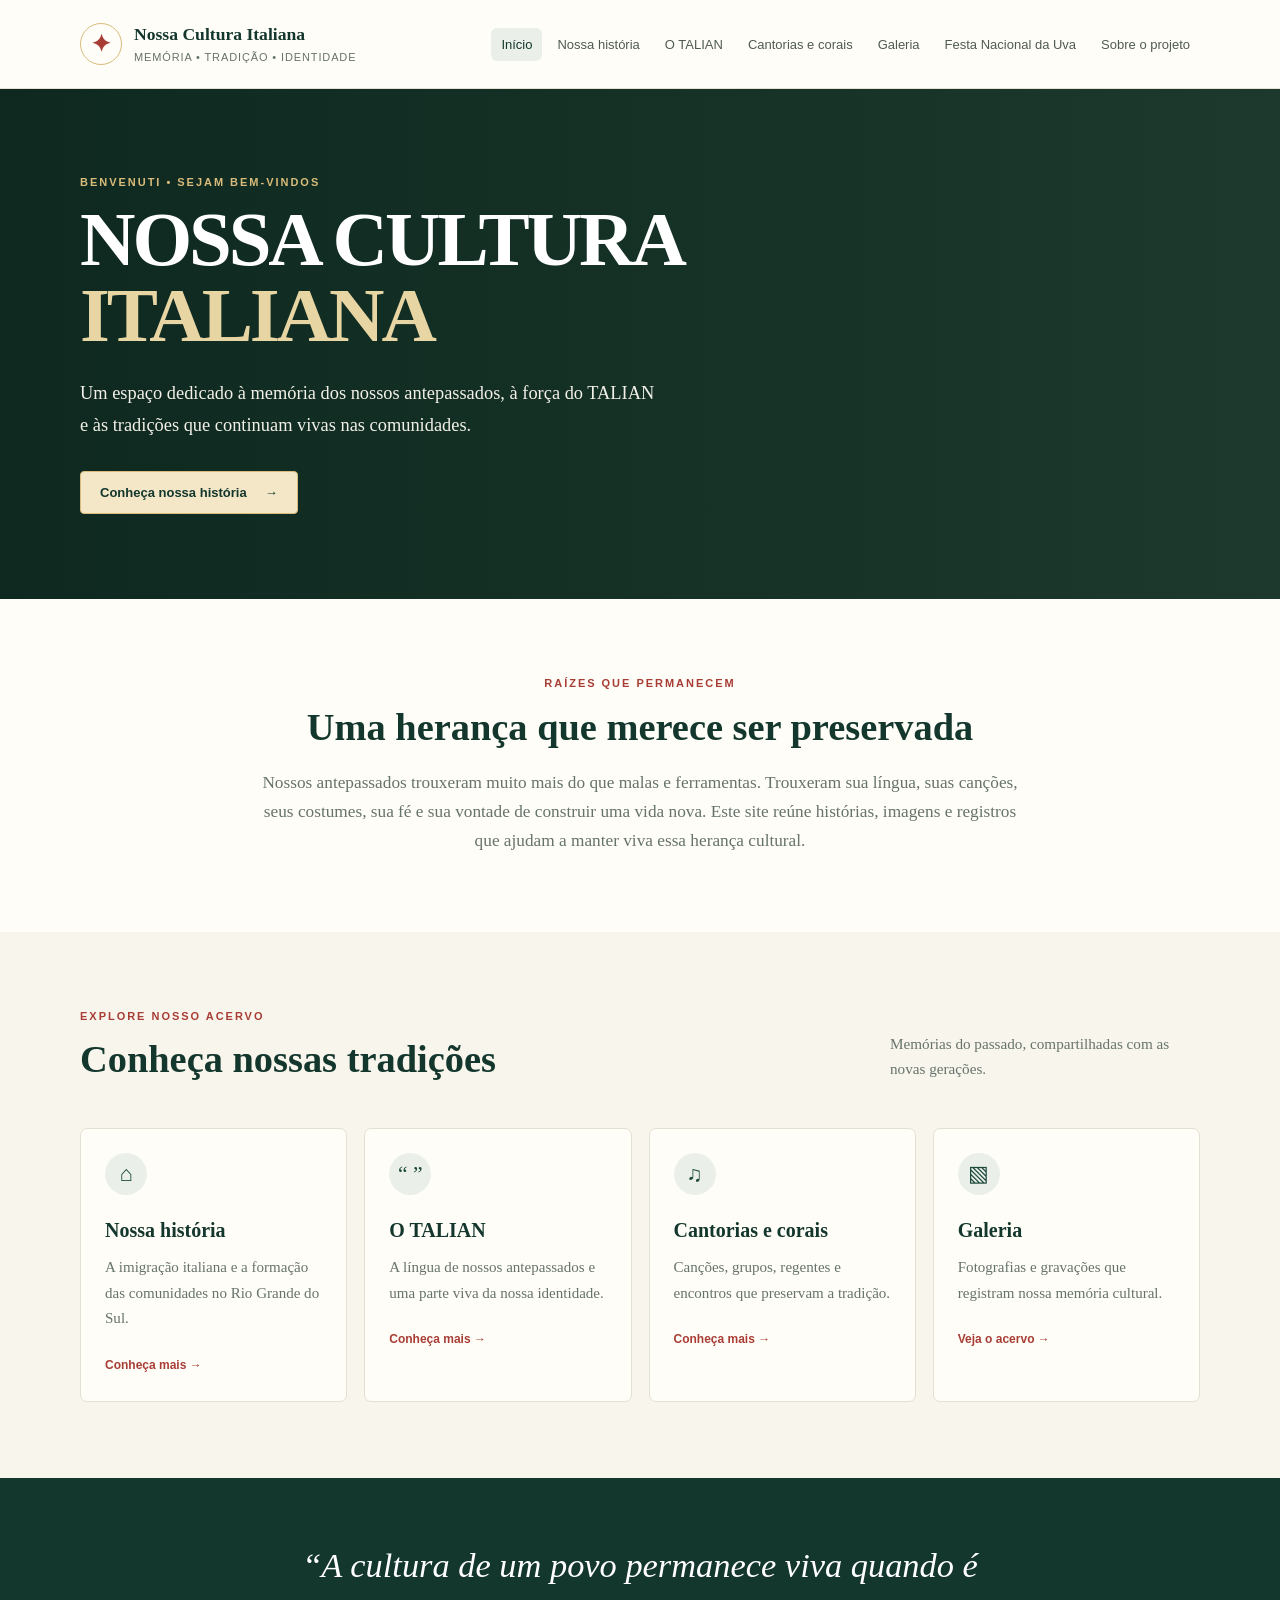
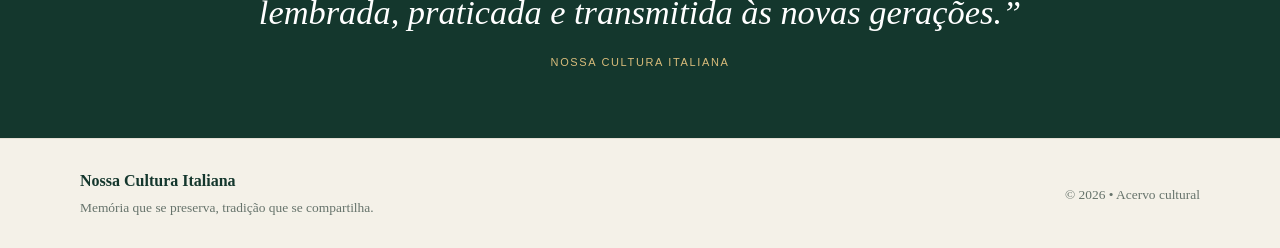
<file: index.html>
<!doctype html>
<html lang="pt-BR">
<head>
  <meta charset="utf-8">
  <meta name="viewport" content="width=device-width, initial-scale=1">
  <meta name="description" content="Nossa Cultura Italiana: memória, tradição, TALIAN, cantorias e corais.">
  <title>Nossa Cultura Italiana | Início</title>
  <link rel="stylesheet" href="style.css">
</head>
<body>
  <a class="pular" href="#conteudo">Pular para o conteúdo</a>
  <header class="topo">
    <div class="container cabecalho">
      <a class="marca" href="index.html" aria-label="Nossa Cultura Italiana - página inicial">
        <span class="marca-simbolo">✦</span>
        <span>Nossa Cultura Italiana<small>Memória • Tradição • Identidade</small></span>
      </a>
      <button class="menu-botao" aria-expanded="false" aria-controls="menu" aria-label="Abrir menu">☰</button>
      <nav id="menu" class="menu" aria-label="Navegação principal">
        <a class="ativo" href="index.html">Início</a>
        <a href="historia.html">Nossa história</a>
        <a href="talian.html">O TALIAN</a>
        <a href="cantorias.html">Cantorias e corais</a>
        <a href="galeria.html">Galeria</a>
        <a href="festa-nacional-da-uva.html">Festa Nacional da Uva</a><a href="sobre.html">Sobre o projeto</a>
      </nav>
    </div>
  </header>

  <main id="conteudo">
    <section class="hero">
      <div class="hero-fundo" role="img" aria-label="Paisagem das colônias italianas da Serra Gaúcha"></div>
      <div class="container hero-conteudo">
        <p class="sobretitulo">Benvenuti • Sejam bem-vindos</p>
        <h1>NOSSA CULTURA<br><span>ITALIANA</span></h1>
        <p class="hero-texto">Um espaço dedicado à memória dos nossos antepassados, à força do TALIAN e às tradições que continuam vivas nas comunidades.</p>
        <a class="botao" href="historia.html">Conheça nossa história <span aria-hidden="true">→</span></a>
      </div>
    </section>

    <section class="secao container introducao">
      <p class="sobretitulo verde">Raízes que permanecem</p>
      <h2>Uma herança que merece ser preservada</h2>
      <p class="largura-leitura">Nossos antepassados trouxeram muito mais do que malas e ferramentas. Trouxeram sua língua, suas canções, seus costumes, sua fé e sua vontade de construir uma vida nova. Este site reúne histórias, imagens e registros que ajudam a manter viva essa herança cultural.</p>
    </section>

    <section class="secao secao-clara">
      <div class="container">
        <div class="cabecalho-secao">
          <div><p class="sobretitulo verde">Explore nosso acervo</p><h2>Conheça nossas tradições</h2></div>
          <p>Memórias do passado, compartilhadas com as novas gerações.</p>
        </div>
        <div class="cartoes">
          <a class="cartao" href="historia.html"><span class="icone">⌂</span><h3>Nossa história</h3><p>A imigração italiana e a formação das comunidades no Rio Grande do Sul.</p><span class="leia">Conheça mais →</span></a>
          <a class="cartao" href="talian.html"><span class="icone">“ ”</span><h3>O TALIAN</h3><p>A língua de nossos antepassados e uma parte viva da nossa identidade.</p><span class="leia">Conheça mais →</span></a>
          <a class="cartao" href="cantorias.html"><span class="icone">♫</span><h3>Cantorias e corais</h3><p>Canções, grupos, regentes e encontros que preservam a tradição.</p><span class="leia">Conheça mais →</span></a>
          <a class="cartao" href="galeria.html"><span class="icone">▧</span><h3>Galeria</h3><p>Fotografias e gravações que registram nossa memória cultural.</p><span class="leia">Veja o acervo →</span></a>
        </div>
      </div>
    </section>

    <section class="frase">
      <div class="container">
        <p>“A cultura de um povo permanece viva quando é lembrada, praticada e transmitida às novas gerações.”</p>
        <span>Nossa Cultura Italiana</span>
      </div>
    </section>
  </main>

  <footer class="rodape"><div class="container rodape-linha"><div><strong>Nossa Cultura Italiana</strong><p>Memória que se preserva, tradição que se compartilha.</p></div><p>© <span id="ano"></span> • Acervo cultural</p></div></footer>
  <script src="script.js"></script>
</body>
</html>
</file>
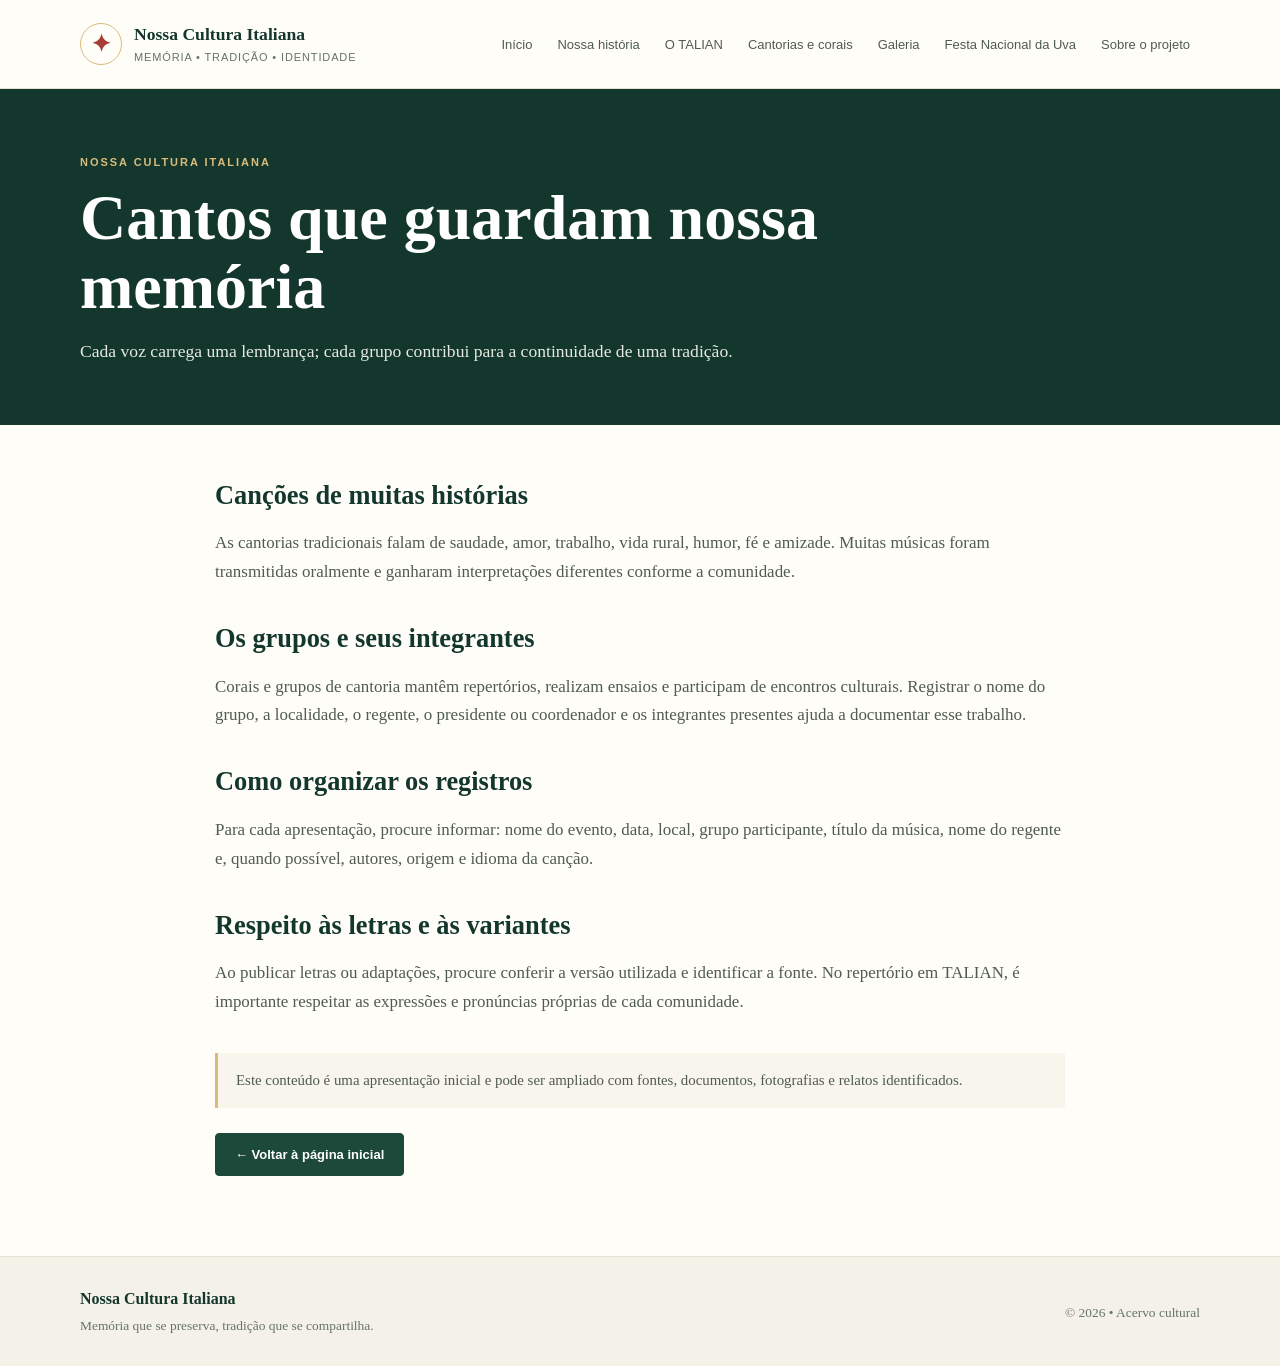
<file: cantorias.html>
<!doctype html>
<html lang="pt-BR">
<head>
  <meta charset="utf-8">
  <meta name="viewport" content="width=device-width, initial-scale=1">
  <meta name="description" content="Nossa Cultura Italiana: memória, tradição, TALIAN, cantorias e corais.">
  <title>Cantorias e corais | Nossa Cultura Italiana</title>
  <link rel="stylesheet" href="style.css">
</head>
<body>
  <a class="pular" href="#conteudo">Pular para o conteúdo</a>
  <header class="topo">
    <div class="container cabecalho">
      <a class="marca" href="index.html"><span class="marca-simbolo">✦</span><span>Nossa Cultura Italiana<small>Memória • Tradição • Identidade</small></span></a>
      <button class="menu-botao" aria-expanded="false" aria-controls="menu" aria-label="Abrir menu">☰</button>
      <nav id="menu" class="menu" aria-label="Navegação principal">
        <a href="index.html">Início</a><a href="historia.html">Nossa história</a><a href="talian.html">O TALIAN</a><a href="cantorias.html">Cantorias e corais</a><a href="galeria.html">Galeria</a><a href="festa-nacional-da-uva.html">Festa Nacional da Uva</a><a href="sobre.html">Sobre o projeto</a>
      </nav>
    </div>
  </header>

  <main id="conteudo">
    <section class="titulo-pagina"><div class="container"><p class="sobretitulo">Nossa Cultura Italiana</p><h1>Cantos que guardam nossa memória</h1><p>Cada voz carrega uma lembrança; cada grupo contribui para a continuidade de uma tradição.</p></div></section>
    <article class="container artigo">
      <section><h2>Canções de muitas histórias</h2><p>As cantorias tradicionais falam de saudade, amor, trabalho, vida rural, humor, fé e amizade. Muitas músicas foram transmitidas oralmente e ganharam interpretações diferentes conforme a comunidade.</p></section>
      <section><h2>Os grupos e seus integrantes</h2><p>Corais e grupos de cantoria mantêm repertórios, realizam ensaios e participam de encontros culturais. Registrar o nome do grupo, a localidade, o regente, o presidente ou coordenador e os integrantes presentes ajuda a documentar esse trabalho.</p></section>
      <section><h2>Como organizar os registros</h2><p>Para cada apresentação, procure informar: nome do evento, data, local, grupo participante, título da música, nome do regente e, quando possível, autores, origem e idioma da canção.</p></section>
      <section><h2>Respeito às letras e às variantes</h2><p>Ao publicar letras ou adaptações, procure conferir a versão utilizada e identificar a fonte. No repertório em TALIAN, é importante respeitar as expressões e pronúncias próprias de cada comunidade.</p></section>
      <p class="nota-editorial">Este conteúdo é uma apresentação inicial e pode ser ampliado com fontes, documentos, fotografias e relatos identificados.</p>
      <a class="botao botao-escuro" href="index.html">← Voltar à página inicial</a>
    </article>
  </main>
  <footer class="rodape"><div class="container rodape-linha"><div><strong>Nossa Cultura Italiana</strong><p>Memória que se preserva, tradição que se compartilha.</p></div><p>© <span id="ano"></span> • Acervo cultural</p></div></footer>
  <script src="script.js"></script>
</body>
</html>
</file>
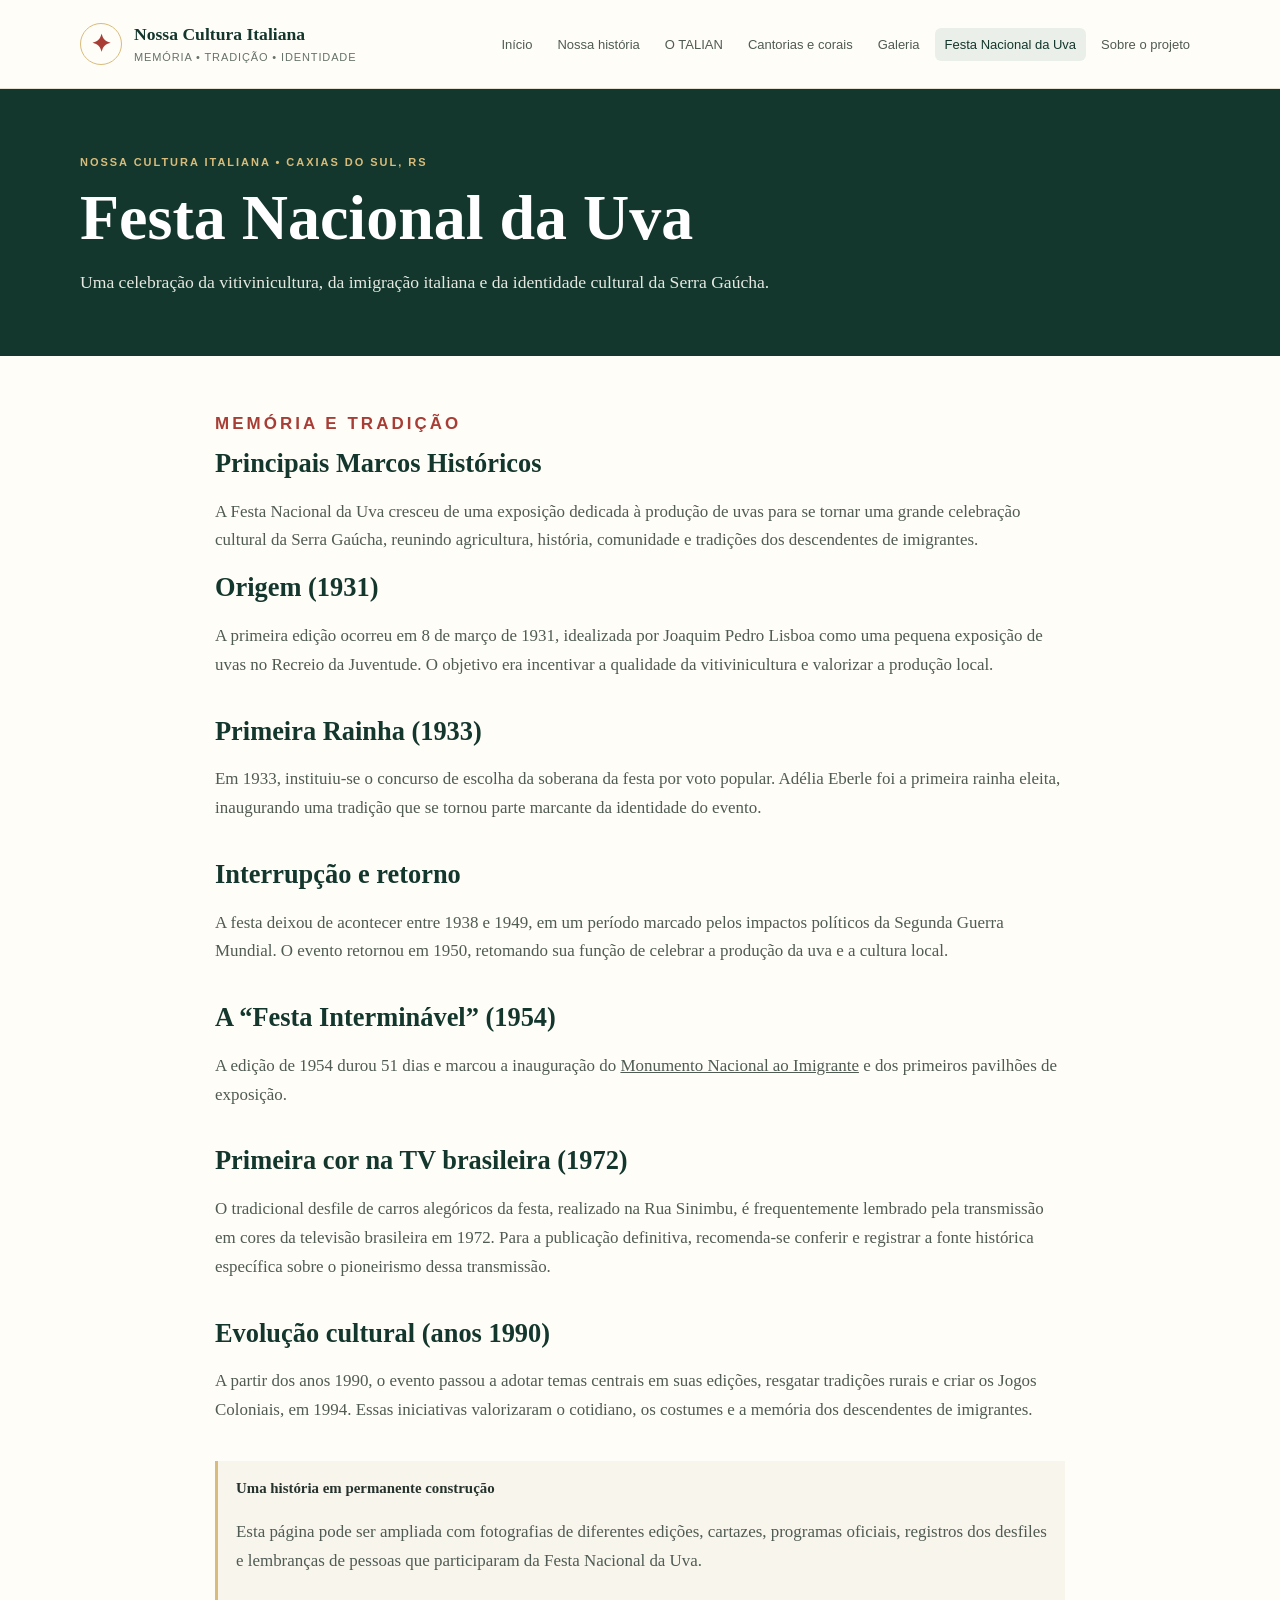
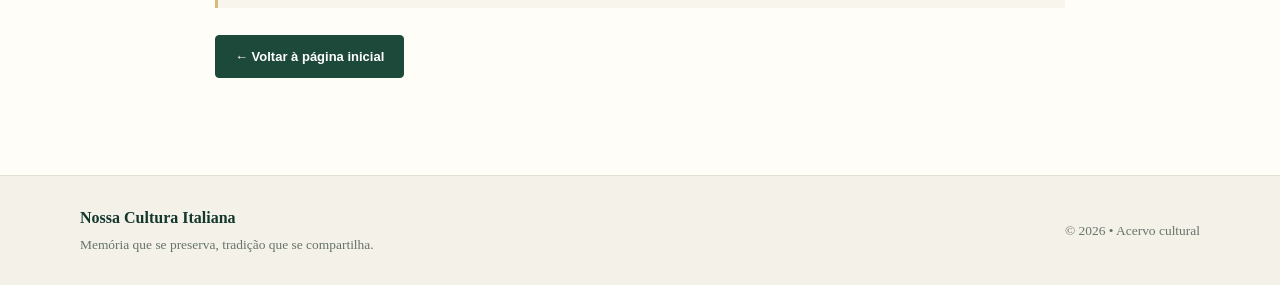
<file: festa-nacional-da-uva.html>
<!doctype html>
<html lang="pt-BR">
<head>
  <meta charset="utf-8">
  <meta name="viewport" content="width=device-width, initial-scale=1">
  <meta name="description" content="Breve histórico da Festa Nacional da Uva, em Caxias do Sul, Rio Grande do Sul.">
  <title>Festa Nacional da Uva | Nossa Cultura Italiana</title>
  <link rel="stylesheet" href="style.css">
</head>
<body>
  <a class="pular" href="#conteudo">Pular para o conteúdo</a>
  <header class="topo">
    <div class="container cabecalho">
      <a class="marca" href="index.html" aria-label="Nossa Cultura Italiana - página inicial">
        <span class="marca-simbolo">✦</span>
        <span>Nossa Cultura Italiana<small>Memória • Tradição • Identidade</small></span>
      </a>
      <button class="menu-botao" aria-expanded="false" aria-controls="menu" aria-label="Abrir menu">☰</button>
      <nav id="menu" class="menu" aria-label="Navegação principal">
        <a href="index.html">Início</a>
        <a href="historia.html">Nossa história</a>
        <a href="talian.html">O TALIAN</a>
        <a href="cantorias.html">Cantorias e corais</a>
        <a href="galeria.html">Galeria</a>
        <a class="ativo" href="festa-nacional-da-uva.html">Festa Nacional da Uva</a>
        <a href="sobre.html">Sobre o projeto</a>
      </nav>
    </div>
  </header>
  <main id="conteudo">
    <section class="titulo-pagina">
      <div class="container">
        <p class="sobretitulo">Nossa Cultura Italiana • Caxias do Sul, RS</p>
        <h1>Festa Nacional da Uva</h1>
        <p>Uma celebração da vitivinicultura, da imigração italiana e da identidade cultural da Serra Gaúcha.</p>
      </div>
    </section>
    <article class="container artigo">
      <p class="sobretitulo verde">Memória e tradição</p>
      <h2>Principais Marcos Históricos</h2>
      <p>A Festa Nacional da Uva cresceu de uma exposição dedicada à produção de uvas para se tornar uma grande celebração cultural da Serra Gaúcha, reunindo agricultura, história, comunidade e tradições dos descendentes de imigrantes.</p>
      <section>
        <h2>Origem (1931)</h2>
        <p>A primeira edição ocorreu em 8 de março de 1931, idealizada por Joaquim Pedro Lisboa como uma pequena exposição de uvas no Recreio da Juventude. O objetivo era incentivar a qualidade da vitivinicultura e valorizar a produção local.</p>
      </section>
      <section>
        <h2>Primeira Rainha (1933)</h2>
        <p>Em 1933, instituiu-se o concurso de escolha da soberana da festa por voto popular. Adélia Eberle foi a primeira rainha eleita, inaugurando uma tradição que se tornou parte marcante da identidade do evento.</p>
      </section>
      <section>
        <h2>Interrupção e retorno</h2>
        <p>A festa deixou de acontecer entre 1938 e 1949, em um período marcado pelos impactos políticos da Segunda Guerra Mundial. O evento retornou em 1950, retomando sua função de celebrar a produção da uva e a cultura local.</p>
      </section>
      <section>
        <h2>A “Festa Interminável” (1954)</h2>
        <p>A edição de 1954 durou 51 dias e marcou a inauguração do <a href="https://www.piteira1908.com.br/blog/festa-da-uva-caxias-do-sul/" target="_blank" rel="noopener noreferrer">Monumento Nacional ao Imigrante</a> e dos primeiros pavilhões de exposição.</p>
      </section>
      <section>
        <h2>Primeira cor na TV brasileira (1972)</h2>
        <p>O tradicional desfile de carros alegóricos da festa, realizado na Rua Sinimbu, é frequentemente lembrado pela transmissão em cores da televisão brasileira em 1972. Para a publicação definitiva, recomenda-se conferir e registrar a fonte histórica específica sobre o pioneirismo dessa transmissão.</p>
      </section>
      <section>
        <h2>Evolução cultural (anos 1990)</h2>
        <p>A partir dos anos 1990, o evento passou a adotar temas centrais em suas edições, resgatar tradições rurais e criar os Jogos Coloniais, em 1994. Essas iniciativas valorizaram o cotidiano, os costumes e a memória dos descendentes de imigrantes.</p>
      </section>
      <aside class="nota-editorial">
        <strong>Uma história em permanente construção</strong>
        <p>Esta página pode ser ampliada com fotografias de diferentes edições, cartazes, programas oficiais, registros dos desfiles e lembranças de pessoas que participaram da Festa Nacional da Uva.</p>
      </aside>
      <p><a class="botao botao-escuro" href="index.html">← Voltar à página inicial</a></p>
    </article>
  </main>
  <footer class="rodape">
    <div class="container rodape-linha">
      <div><strong>Nossa Cultura Italiana</strong><p>Memória que se preserva, tradição que se compartilha.</p></div>
      <p>© <span id="ano"></span> • Acervo cultural</p>
    </div>
  </footer>
  <script src="script.js"></script>
</body>
</html>
</file>
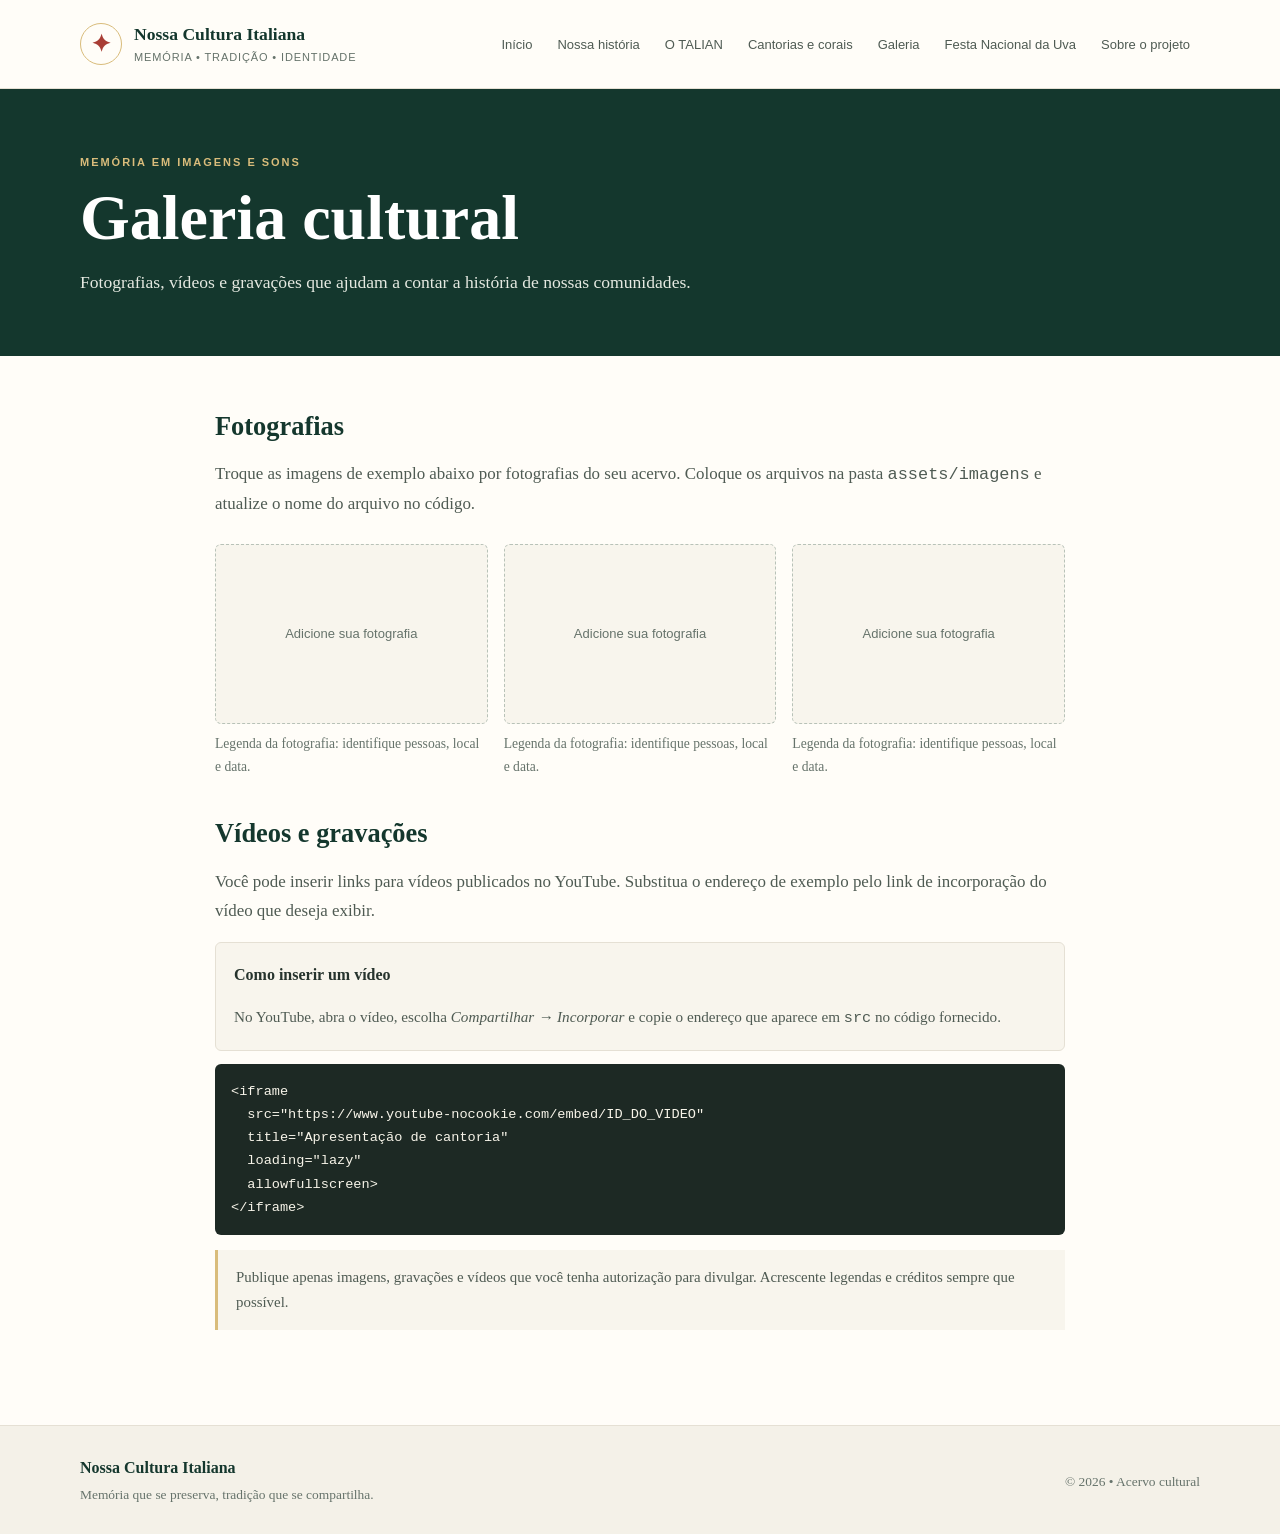
<file: galeria.html>
<!doctype html>
<html lang="pt-BR">
<head>
  <meta charset="utf-8">
  <meta name="viewport" content="width=device-width, initial-scale=1">
  <meta name="description" content="Nossa Cultura Italiana: memória, tradição, TALIAN, cantorias e corais.">
  <title>Galeria | Nossa Cultura Italiana</title>
  <link rel="stylesheet" href="style.css">
</head>
<body>
  <a class="pular" href="#conteudo">Pular para o conteúdo</a>
  <header class="topo">
    <div class="container cabecalho">
      <a class="marca" href="index.html"><span class="marca-simbolo">✦</span><span>Nossa Cultura Italiana<small>Memória • Tradição • Identidade</small></span></a>
      <button class="menu-botao" aria-expanded="false" aria-controls="menu" aria-label="Abrir menu">☰</button>
      <nav id="menu" class="menu" aria-label="Navegação principal">
        <a href="index.html">Início</a><a href="historia.html">Nossa história</a><a href="talian.html">O TALIAN</a><a href="cantorias.html">Cantorias e corais</a><a href="galeria.html">Galeria</a><a href="festa-nacional-da-uva.html">Festa Nacional da Uva</a><a href="sobre.html">Sobre o projeto</a>
      </nav>
    </div>
  </header>

  <main id="conteudo">
    <section class="titulo-pagina"><div class="container"><p class="sobretitulo">Memória em imagens e sons</p><h1>Galeria cultural</h1><p>Fotografias, vídeos e gravações que ajudam a contar a história de nossas comunidades.</p></div></section>
    <section class="container artigo">
      <h2>Fotografias</h2>
      <p>Troque as imagens de exemplo abaixo por fotografias do seu acervo. Coloque os arquivos na pasta <code>assets/imagens</code> e atualize o nome do arquivo no código.</p>
      <div class="galeria">
        <figure><div class="imagem-vazia">Adicione sua fotografia</div><figcaption>Legenda da fotografia: identifique pessoas, local e data.</figcaption></figure>
        <figure><div class="imagem-vazia">Adicione sua fotografia</div><figcaption>Legenda da fotografia: identifique pessoas, local e data.</figcaption></figure>
        <figure><div class="imagem-vazia">Adicione sua fotografia</div><figcaption>Legenda da fotografia: identifique pessoas, local e data.</figcaption></figure>
      </div>
      <h2>Vídeos e gravações</h2>
      <p>Você pode inserir links para vídeos publicados no YouTube. Substitua o endereço de exemplo pelo link de incorporação do vídeo que deseja exibir.</p>
      <div class="video-ajuda"><strong>Como inserir um vídeo</strong><p>No YouTube, abra o vídeo, escolha <em>Compartilhar → Incorporar</em> e copie o endereço que aparece em <code>src</code> no código fornecido.</p></div>
      <pre class="codigo"><code>&lt;iframe
  src="https://www.youtube-nocookie.com/embed/ID_DO_VIDEO"
  title="Apresentação de cantoria"
  loading="lazy"
  allowfullscreen&gt;
&lt;/iframe&gt;</code></pre>
      <p class="nota-editorial">Publique apenas imagens, gravações e vídeos que você tenha autorização para divulgar. Acrescente legendas e créditos sempre que possível.</p>
    </section>
  </main>
  <footer class="rodape"><div class="container rodape-linha"><div><strong>Nossa Cultura Italiana</strong><p>Memória que se preserva, tradição que se compartilha.</p></div><p>© <span id="ano"></span> • Acervo cultural</p></div></footer>
  <script src="script.js"></script>
</body>
</html>
</file>
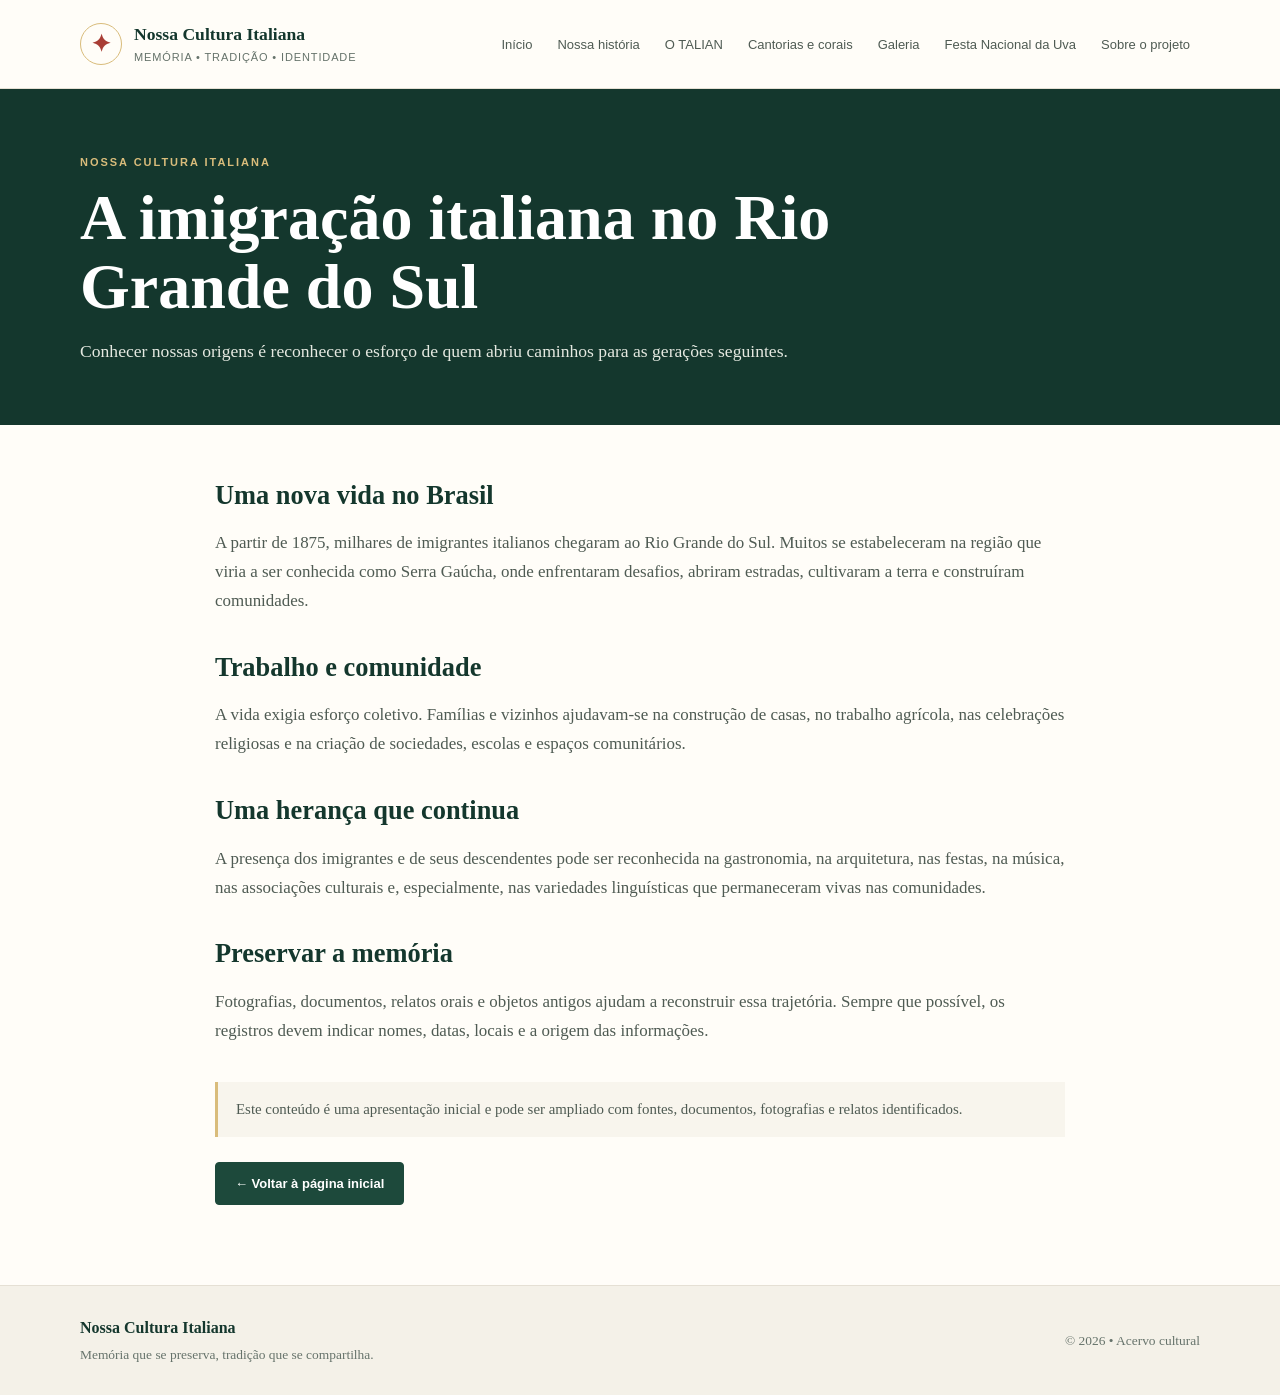
<file: historia.html>
<!doctype html>
<html lang="pt-BR">
<head>
  <meta charset="utf-8">
  <meta name="viewport" content="width=device-width, initial-scale=1">
  <meta name="description" content="Nossa Cultura Italiana: memória, tradição, TALIAN, cantorias e corais.">
  <title>Nossa história | Nossa Cultura Italiana</title>
  <link rel="stylesheet" href="style.css">
</head>
<body>
  <a class="pular" href="#conteudo">Pular para o conteúdo</a>
  <header class="topo">
    <div class="container cabecalho">
      <a class="marca" href="index.html"><span class="marca-simbolo">✦</span><span>Nossa Cultura Italiana<small>Memória • Tradição • Identidade</small></span></a>
      <button class="menu-botao" aria-expanded="false" aria-controls="menu" aria-label="Abrir menu">☰</button>
      <nav id="menu" class="menu" aria-label="Navegação principal">
        <a href="index.html">Início</a><a href="historia.html">Nossa história</a><a href="talian.html">O TALIAN</a><a href="cantorias.html">Cantorias e corais</a><a href="galeria.html">Galeria</a><a href="festa-nacional-da-uva.html">Festa Nacional da Uva</a><a href="sobre.html">Sobre o projeto</a>
      </nav>
    </div>
  </header>

  <main id="conteudo">
    <section class="titulo-pagina"><div class="container"><p class="sobretitulo">Nossa Cultura Italiana</p><h1>A imigração italiana no Rio Grande do Sul</h1><p>Conhecer nossas origens é reconhecer o esforço de quem abriu caminhos para as gerações seguintes.</p></div></section>
    <article class="container artigo">
      <section><h2>Uma nova vida no Brasil</h2><p>A partir de 1875, milhares de imigrantes italianos chegaram ao Rio Grande do Sul. Muitos se estabeleceram na região que viria a ser conhecida como Serra Gaúcha, onde enfrentaram desafios, abriram estradas, cultivaram a terra e construíram comunidades.</p></section>
      <section><h2>Trabalho e comunidade</h2><p>A vida exigia esforço coletivo. Famílias e vizinhos ajudavam-se na construção de casas, no trabalho agrícola, nas celebrações religiosas e na criação de sociedades, escolas e espaços comunitários.</p></section>
      <section><h2>Uma herança que continua</h2><p>A presença dos imigrantes e de seus descendentes pode ser reconhecida na gastronomia, na arquitetura, nas festas, na música, nas associações culturais e, especialmente, nas variedades linguísticas que permaneceram vivas nas comunidades.</p></section>
      <section><h2>Preservar a memória</h2><p>Fotografias, documentos, relatos orais e objetos antigos ajudam a reconstruir essa trajetória. Sempre que possível, os registros devem indicar nomes, datas, locais e a origem das informações.</p></section>
      <p class="nota-editorial">Este conteúdo é uma apresentação inicial e pode ser ampliado com fontes, documentos, fotografias e relatos identificados.</p>
      <a class="botao botao-escuro" href="index.html">← Voltar à página inicial</a>
    </article>
  </main>
  <footer class="rodape"><div class="container rodape-linha"><div><strong>Nossa Cultura Italiana</strong><p>Memória que se preserva, tradição que se compartilha.</p></div><p>© <span id="ano"></span> • Acervo cultural</p></div></footer>
  <script src="script.js"></script>
</body>
</html>
</file>
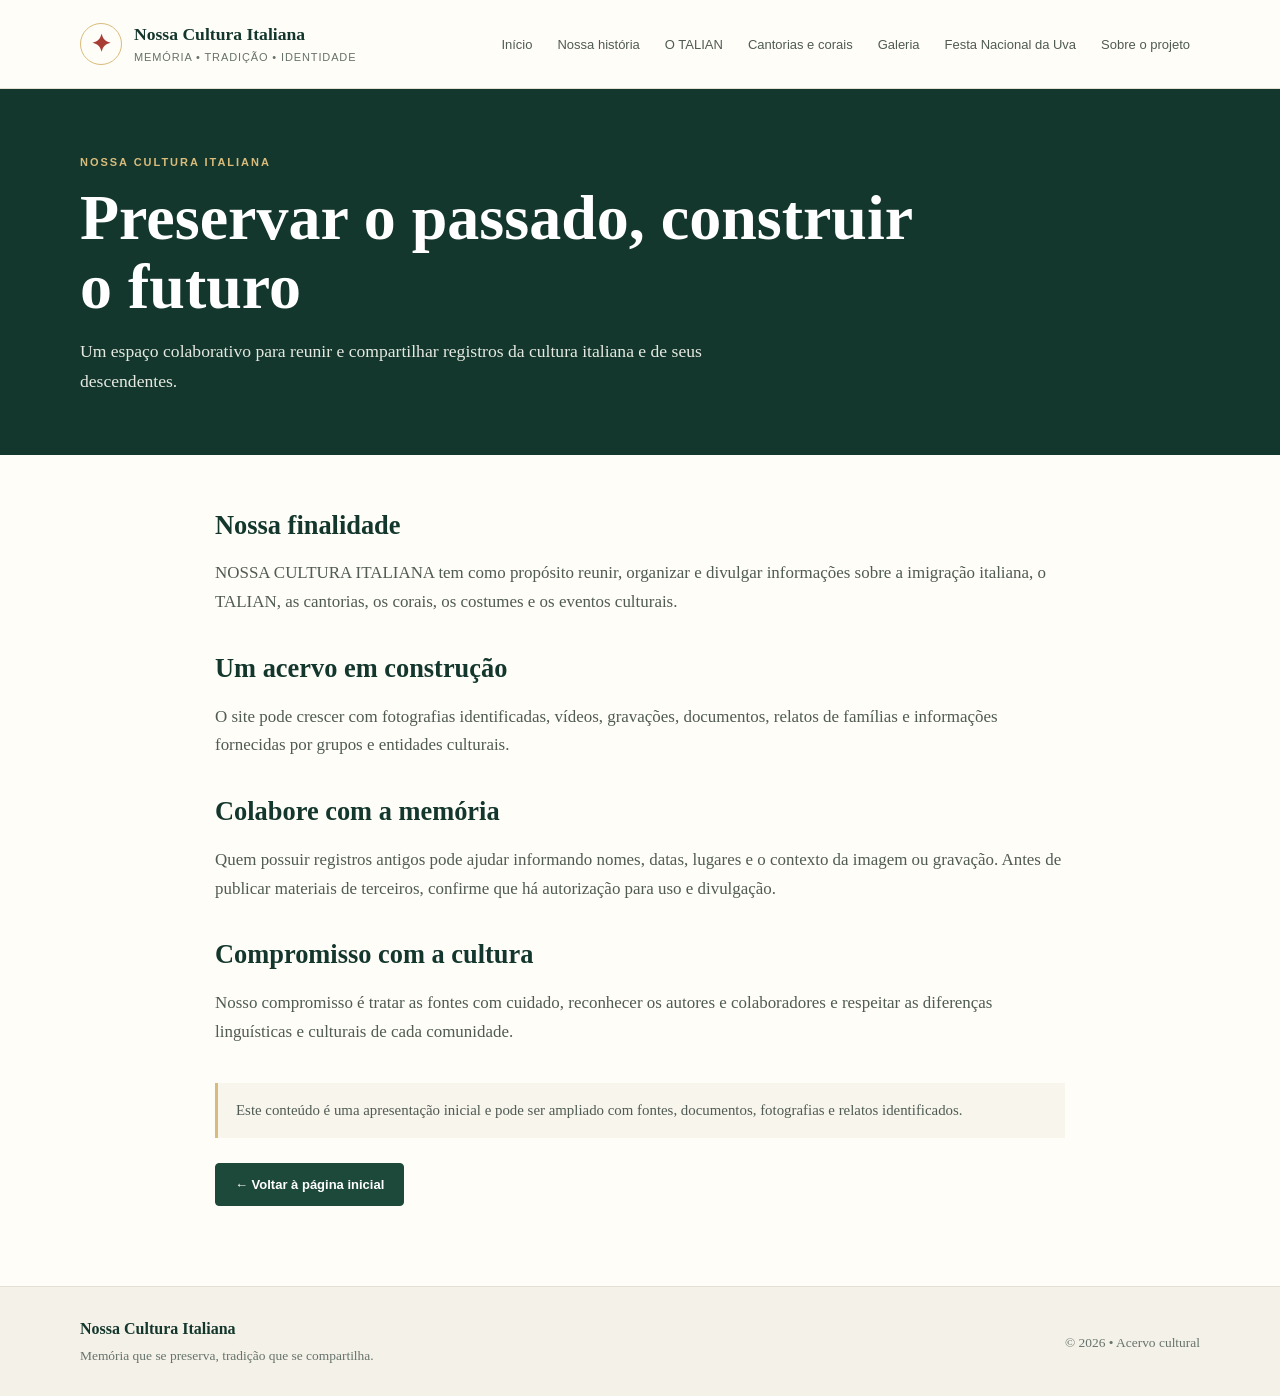
<file: sobre.html>
<!doctype html>
<html lang="pt-BR">
<head>
  <meta charset="utf-8">
  <meta name="viewport" content="width=device-width, initial-scale=1">
  <meta name="description" content="Nossa Cultura Italiana: memória, tradição, TALIAN, cantorias e corais.">
  <title>Sobre o projeto | Nossa Cultura Italiana</title>
  <link rel="stylesheet" href="style.css">
</head>
<body>
  <a class="pular" href="#conteudo">Pular para o conteúdo</a>
  <header class="topo">
    <div class="container cabecalho">
      <a class="marca" href="index.html"><span class="marca-simbolo">✦</span><span>Nossa Cultura Italiana<small>Memória • Tradição • Identidade</small></span></a>
      <button class="menu-botao" aria-expanded="false" aria-controls="menu" aria-label="Abrir menu">☰</button>
      <nav id="menu" class="menu" aria-label="Navegação principal">
        <a href="index.html">Início</a><a href="historia.html">Nossa história</a><a href="talian.html">O TALIAN</a><a href="cantorias.html">Cantorias e corais</a><a href="galeria.html">Galeria</a><a href="festa-nacional-da-uva.html">Festa Nacional da Uva</a><a href="sobre.html">Sobre o projeto</a>
      </nav>
    </div>
  </header>

  <main id="conteudo">
    <section class="titulo-pagina"><div class="container"><p class="sobretitulo">Nossa Cultura Italiana</p><h1>Preservar o passado, construir o futuro</h1><p>Um espaço colaborativo para reunir e compartilhar registros da cultura italiana e de seus descendentes.</p></div></section>
    <article class="container artigo">
      <section><h2>Nossa finalidade</h2><p>NOSSA CULTURA ITALIANA tem como propósito reunir, organizar e divulgar informações sobre a imigração italiana, o TALIAN, as cantorias, os corais, os costumes e os eventos culturais.</p></section>
      <section><h2>Um acervo em construção</h2><p>O site pode crescer com fotografias identificadas, vídeos, gravações, documentos, relatos de famílias e informações fornecidas por grupos e entidades culturais.</p></section>
      <section><h2>Colabore com a memória</h2><p>Quem possuir registros antigos pode ajudar informando nomes, datas, lugares e o contexto da imagem ou gravação. Antes de publicar materiais de terceiros, confirme que há autorização para uso e divulgação.</p></section>
      <section><h2>Compromisso com a cultura</h2><p>Nosso compromisso é tratar as fontes com cuidado, reconhecer os autores e colaboradores e respeitar as diferenças linguísticas e culturais de cada comunidade.</p></section>
      <p class="nota-editorial">Este conteúdo é uma apresentação inicial e pode ser ampliado com fontes, documentos, fotografias e relatos identificados.</p>
      <a class="botao botao-escuro" href="index.html">← Voltar à página inicial</a>
    </article>
  </main>
  <footer class="rodape"><div class="container rodape-linha"><div><strong>Nossa Cultura Italiana</strong><p>Memória que se preserva, tradição que se compartilha.</p></div><p>© <span id="ano"></span> • Acervo cultural</p></div></footer>
  <script src="script.js"></script>
</body>
</html>
</file>
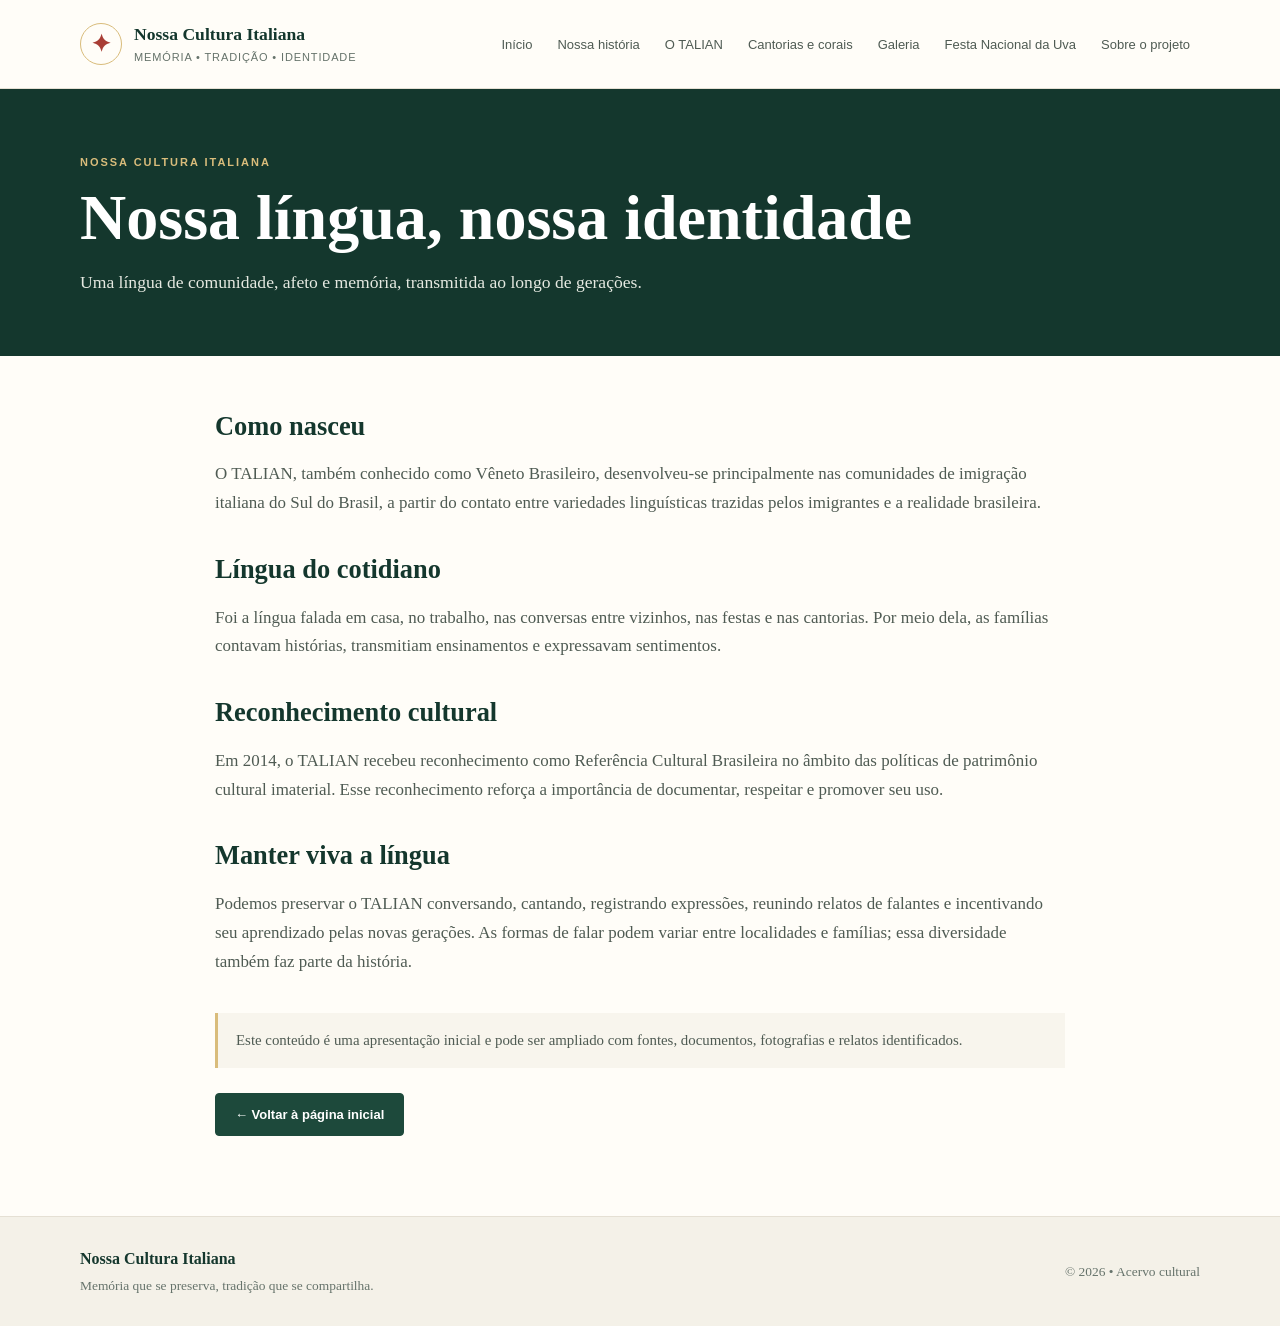
<file: talian.html>
<!doctype html>
<html lang="pt-BR">
<head>
  <meta charset="utf-8">
  <meta name="viewport" content="width=device-width, initial-scale=1">
  <meta name="description" content="Nossa Cultura Italiana: memória, tradição, TALIAN, cantorias e corais.">
  <title>O TALIAN | Nossa Cultura Italiana</title>
  <link rel="stylesheet" href="style.css">
</head>
<body>
  <a class="pular" href="#conteudo">Pular para o conteúdo</a>
  <header class="topo">
    <div class="container cabecalho">
      <a class="marca" href="index.html"><span class="marca-simbolo">✦</span><span>Nossa Cultura Italiana<small>Memória • Tradição • Identidade</small></span></a>
      <button class="menu-botao" aria-expanded="false" aria-controls="menu" aria-label="Abrir menu">☰</button>
      <nav id="menu" class="menu" aria-label="Navegação principal">
        <a href="index.html">Início</a><a href="historia.html">Nossa história</a><a href="talian.html">O TALIAN</a><a href="cantorias.html">Cantorias e corais</a><a href="galeria.html">Galeria</a><a href="festa-nacional-da-uva.html">Festa Nacional da Uva</a><a href="sobre.html">Sobre o projeto</a>
      </nav>
    </div>
  </header>

  <main id="conteudo">
    <section class="titulo-pagina"><div class="container"><p class="sobretitulo">Nossa Cultura Italiana</p><h1>Nossa língua, nossa identidade</h1><p>Uma língua de comunidade, afeto e memória, transmitida ao longo de gerações.</p></div></section>
    <article class="container artigo">
      <section><h2>Como nasceu</h2><p>O TALIAN, também conhecido como Vêneto Brasileiro, desenvolveu-se principalmente nas comunidades de imigração italiana do Sul do Brasil, a partir do contato entre variedades linguísticas trazidas pelos imigrantes e a realidade brasileira.</p></section>
      <section><h2>Língua do cotidiano</h2><p>Foi a língua falada em casa, no trabalho, nas conversas entre vizinhos, nas festas e nas cantorias. Por meio dela, as famílias contavam histórias, transmitiam ensinamentos e expressavam sentimentos.</p></section>
      <section><h2>Reconhecimento cultural</h2><p>Em 2014, o TALIAN recebeu reconhecimento como Referência Cultural Brasileira no âmbito das políticas de patrimônio cultural imaterial. Esse reconhecimento reforça a importância de documentar, respeitar e promover seu uso.</p></section>
      <section><h2>Manter viva a língua</h2><p>Podemos preservar o TALIAN conversando, cantando, registrando expressões, reunindo relatos de falantes e incentivando seu aprendizado pelas novas gerações. As formas de falar podem variar entre localidades e famílias; essa diversidade também faz parte da história.</p></section>
      <p class="nota-editorial">Este conteúdo é uma apresentação inicial e pode ser ampliado com fontes, documentos, fotografias e relatos identificados.</p>
      <a class="botao botao-escuro" href="index.html">← Voltar à página inicial</a>
    </article>
  </main>
  <footer class="rodape"><div class="container rodape-linha"><div><strong>Nossa Cultura Italiana</strong><p>Memória que se preserva, tradição que se compartilha.</p></div><p>© <span id="ano"></span> • Acervo cultural</p></div></footer>
  <script src="script.js"></script>
</body>
</html>
</file>
<file: style.css>
/* NOSSA CULTURA ITALIANA — estilos do site */
:root {
  --verde: #1d493b;
  --verde-escuro: #14372d;
  --vermelho: #a83d35;
  --creme: #f8f5ed;
  --papel: #fffdf8;
  --texto: #26332d;
  --suave: #66736b;
  --linha: #e5e0d4;
  --dourado: #d9bc7b;
  --sombra: 0 14px 35px rgba(28, 48, 38, .09);
}
* { box-sizing: border-box; }
html { scroll-behavior: smooth; }
body { margin: 0; background: var(--papel); color: var(--texto); font-family: Georgia, "Times New Roman", serif; line-height: 1.7; }
a { color: inherit; }
.container { width: min(1120px, calc(100% - 40px)); margin-inline: auto; }
.pular { position: absolute; left: -9999px; top: 0; }
.pular:focus { left: 10px; z-index: 100; background: white; padding: 10px; }
.topo { position: relative; z-index: 5; background: var(--papel); border-bottom: 1px solid var(--linha); }
.cabecalho { min-height: 88px; display: flex; align-items: center; justify-content: space-between; gap: 25px; }
.marca { display: flex; align-items: center; gap: 12px; color: var(--verde-escuro); text-decoration: none; font-weight: bold; font-size: 1.1rem; line-height: 1.2; }
.marca small { display: block; margin-top: 5px; color: var(--suave); font: 11px/1.3 Arial, sans-serif; letter-spacing: .08em; text-transform: uppercase; }
.marca-simbolo { display: grid; place-items: center; width: 42px; height: 42px; border: 1px solid var(--dourado); border-radius: 50%; color: var(--vermelho); font-size: 1.5rem; }
.menu { display: flex; flex-wrap: wrap; gap: 5px; align-items: center; }
.menu a { padding: 9px 10px; border-radius: 6px; color: #4f5b53; text-decoration: none; font: 13px Arial, sans-serif; }
.menu a:hover, .menu a:focus-visible, .menu a.ativo { background: #eaf0e9; color: var(--verde-escuro); }
.menu-botao { display: none; border: 1px solid var(--linha); border-radius: 6px; padding: 7px 10px; background: white; font-size: 1.25rem; }
.hero { min-height: 510px; position: relative; display: flex; align-items: center; overflow: hidden; background: #203d31; color: white; }
.hero-fundo { position: absolute; inset: 0; background: linear-gradient(90deg, rgba(13,39,30,.94), rgba(18,46,35,.76) 52%, rgba(20,43,32,.25)), url("https://images.unsplash.com/photo-1516483638261-f4dbaf036963?auto=format&fit=crop&w=1800&q=85") center 52%/cover; }
.hero-conteudo { position: relative; padding-block: 75px; }
.sobretitulo { margin: 0 0 12px; color: var(--dourado); text-transform: uppercase; font: bold 11px/1.5 Arial, sans-serif; letter-spacing: .18em; }
.sobretitulo.verde { color: var(--vermelho); }
.hero h1 { margin: 0; font-size: clamp(2.6rem, 6vw, 5.4rem); line-height: .99; letter-spacing: -.04em; }
.hero h1 span { color: #e8d5a4; }
.hero-texto { max-width: 580px; margin: 24px 0 30px; color: #f2f0e8; font-size: 1.15rem; }
.botao { display: inline-flex; align-items: center; gap: 18px; padding: 13px 19px; border: 1px solid var(--dourado); border-radius: 4px; background: #f3e7c7; color: var(--verde-escuro); text-decoration: none; font: bold 13px Arial, sans-serif; }
.botao:hover { background: white; }
.botao-escuro { margin-top: 10px; background: var(--verde); color: white; border-color: var(--verde); }
.secao { padding-block: 76px; }
.introducao { text-align: center; }
h2 { margin: 0 0 18px; color: var(--verde-escuro); font-size: clamp(1.8rem, 3vw, 2.5rem); line-height: 1.2; }
.largura-leitura { max-width: 760px; margin: 0 auto; color: var(--suave); font-size: 1.08rem; }
.secao-clara { background: var(--creme); }
.cabecalho-secao { display: flex; align-items: end; justify-content: space-between; gap: 30px; margin-bottom: 28px; }
.cabecalho-secao p:last-child { max-width: 310px; margin: 0 0 18px; color: var(--suave); font-size: .95rem; }
.cartoes { display: grid; grid-template-columns: repeat(4, 1fr); gap: 17px; }
.cartao { display: block; min-height: 235px; padding: 24px; border: 1px solid var(--linha); border-radius: 7px; background: var(--papel); text-decoration: none; transition: transform .2s, box-shadow .2s; }
.cartao:hover { transform: translateY(-4px); box-shadow: var(--sombra); }
.icone { display: grid; place-items: center; width: 42px; height: 42px; margin-bottom: 18px; border-radius: 50%; background: #eaf0e9; color: var(--verde); font-size: 1.35rem; }
.cartao h3 { margin: 0 0 8px; color: var(--verde-escuro); font-size: 1.25rem; }
.cartao p { margin: 0 0 18px; color: var(--suave); font-size: .94rem; }
.leia { color: var(--vermelho); font: bold 12px Arial, sans-serif; }
.frase { padding: 64px 0; background: var(--verde-escuro); color: white; text-align: center; }
.frase p { max-width: 800px; margin: 0 auto 12px; font-size: clamp(1.4rem, 3vw, 2.15rem); line-height: 1.35; font-style: italic; }
.frase span { color: var(--dourado); font: 11px Arial, sans-serif; text-transform: uppercase; letter-spacing: .15em; }
.titulo-pagina { padding: 65px 0 58px; background: var(--verde-escuro); color: white; }
.titulo-pagina h1 { max-width: 850px; margin: 0 0 16px; font-size: clamp(2.2rem, 5vw, 4rem); line-height: 1.08; }
.titulo-pagina p:last-child { max-width: 720px; margin: 0; color: #e5e9e1; font-size: 1.1rem; }
.artigo { max-width: 850px; padding-block: 55px 80px; }
.artigo section { margin-bottom: 36px; }
.artigo h2 { font-size: 1.65rem; }
.artigo p { color: #4f5b53; font-size: 1.06rem; }
.nota-editorial { padding: 15px 18px; border-left: 3px solid var(--dourado); background: var(--creme); font-size: .93rem !important; }
.galeria { display: grid; grid-template-columns: repeat(3, 1fr); gap: 16px; margin: 25px 0 40px; }
.galeria figure { margin: 0; }
.imagem-vazia { min-height: 180px; display: grid; place-items: center; padding: 15px; border: 1px dashed #b8c2b8; border-radius: 6px; background: var(--creme); color: var(--suave); text-align: center; font: 13px Arial, sans-serif; }
.galeria figcaption { padding-top: 8px; color: var(--suave); font-size: .85rem; }
.video-ajuda { padding: 18px; border: 1px solid var(--linha); border-radius: 6px; background: var(--creme); }
.video-ajuda p { margin-bottom: 0; font-size: .95rem; }
.codigo { overflow-x: auto; padding: 16px; border-radius: 6px; background: #1d2924; color: #f7f4e9; font-size: .85rem; }
.rodape { padding: 28px 0; border-top: 1px solid var(--linha); background: #f4f1e8; }
.rodape-linha { display: flex; align-items: center; justify-content: space-between; gap: 20px; }
.rodape strong { color: var(--verde-escuro); }
.rodape p { margin: 3px 0 0; color: var(--suave); font-size: .84rem; }
@media (max-width: 950px) {
  .cabecalho { flex-wrap: wrap; padding-block: 14px; }
  .menu-botao { display: block; }
  .menu { display: none; width: 100%; padding: 5px 0 10px; }
  .menu.aberto { display: flex; align-items: stretch; flex-direction: column; }
  .menu a { padding: 11px; }
  .cartoes { grid-template-columns: repeat(2, 1fr); }
}
@media (max-width: 600px) {
  .container { width: min(100% - 28px, 1120px); }
  .hero { min-height: 480px; }
  .hero-conteudo { padding-block: 55px; }
  .hero-texto { font-size: 1rem; }
  .secao { padding-block: 52px; }
  .cabecalho-secao { display: block; }
  .cartoes { grid-template-columns: 1fr; }
  .cartao { min-height: 0; }
  .titulo-pagina { padding: 48px 0; }
  .artigo { padding-block: 40px 55px; }
  .galeria { grid-template-columns: 1fr; }
  .imagem-vazia { min-height: 220px; }
  .rodape-linha { align-items: flex-start; flex-direction: column; }
}
@media (prefers-reduced-motion: reduce) { html { scroll-behavior: auto; } * { transition: none !important; } }
</file>
